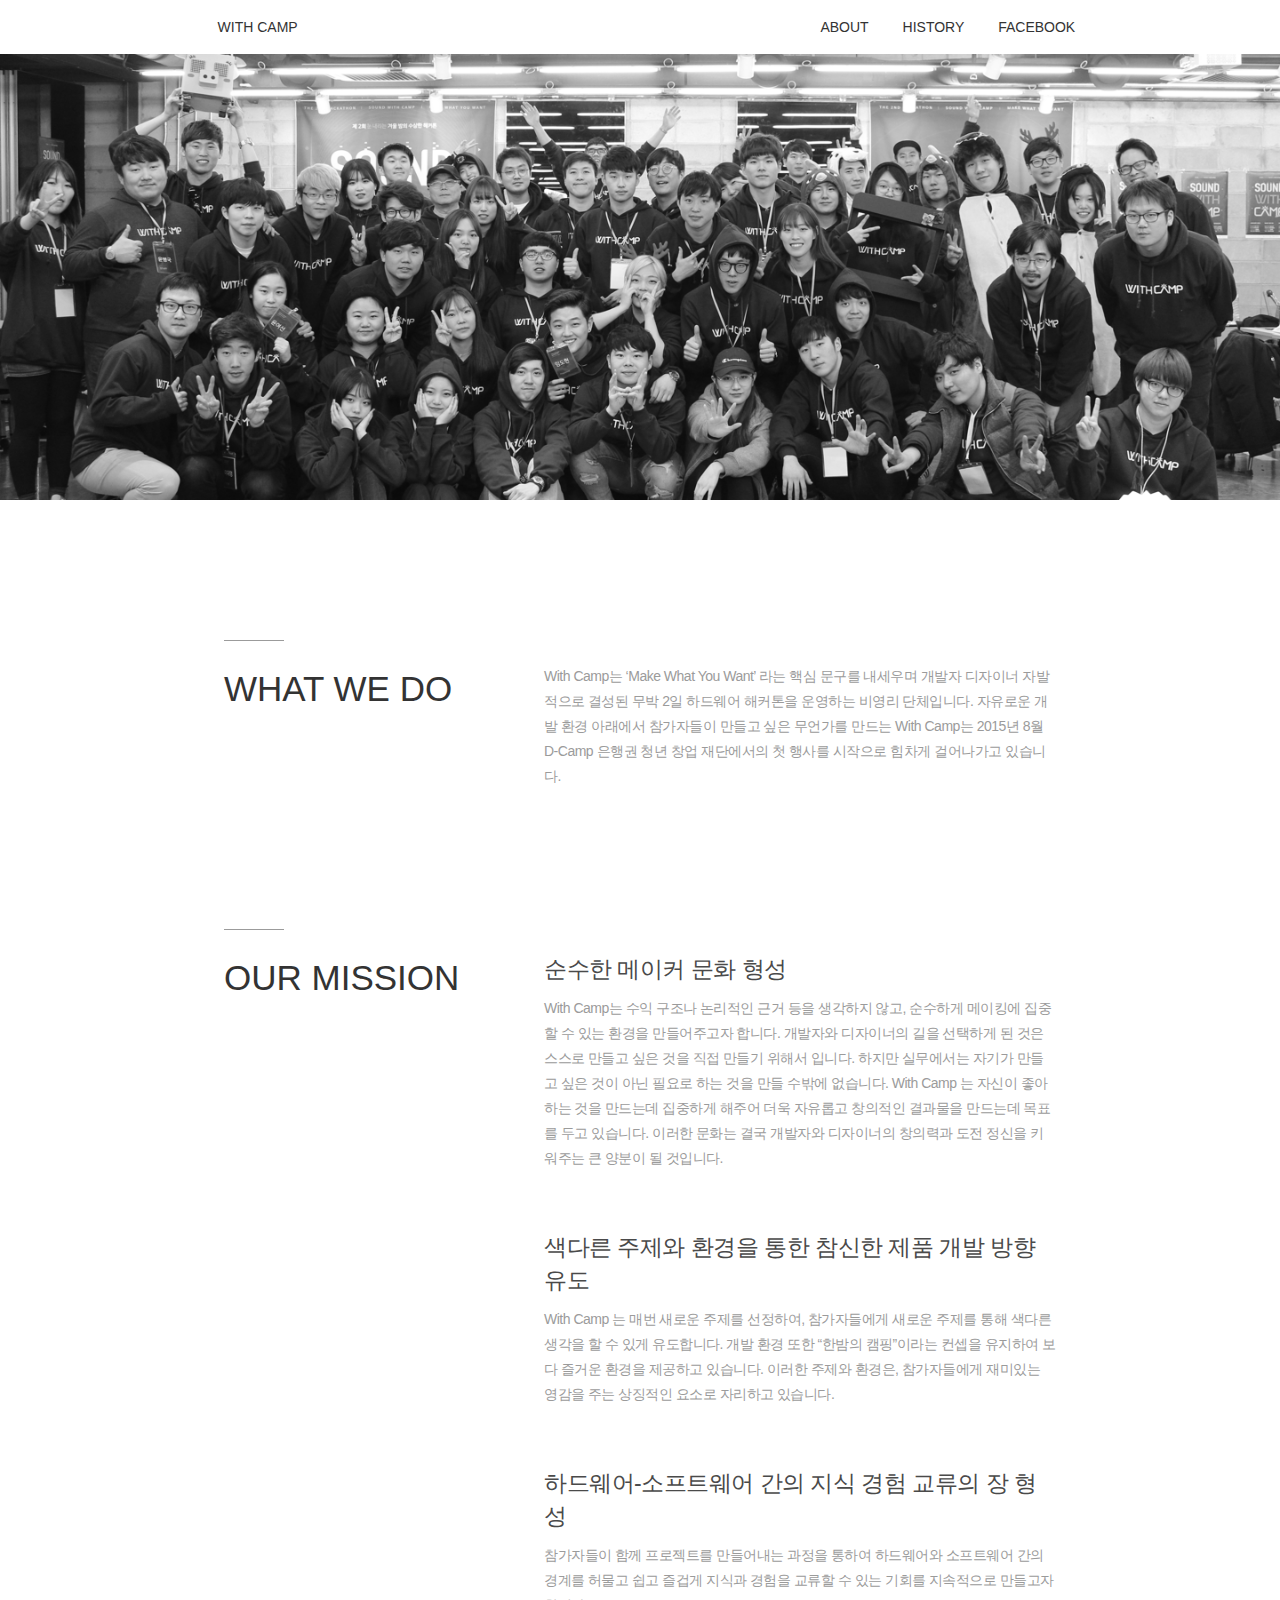
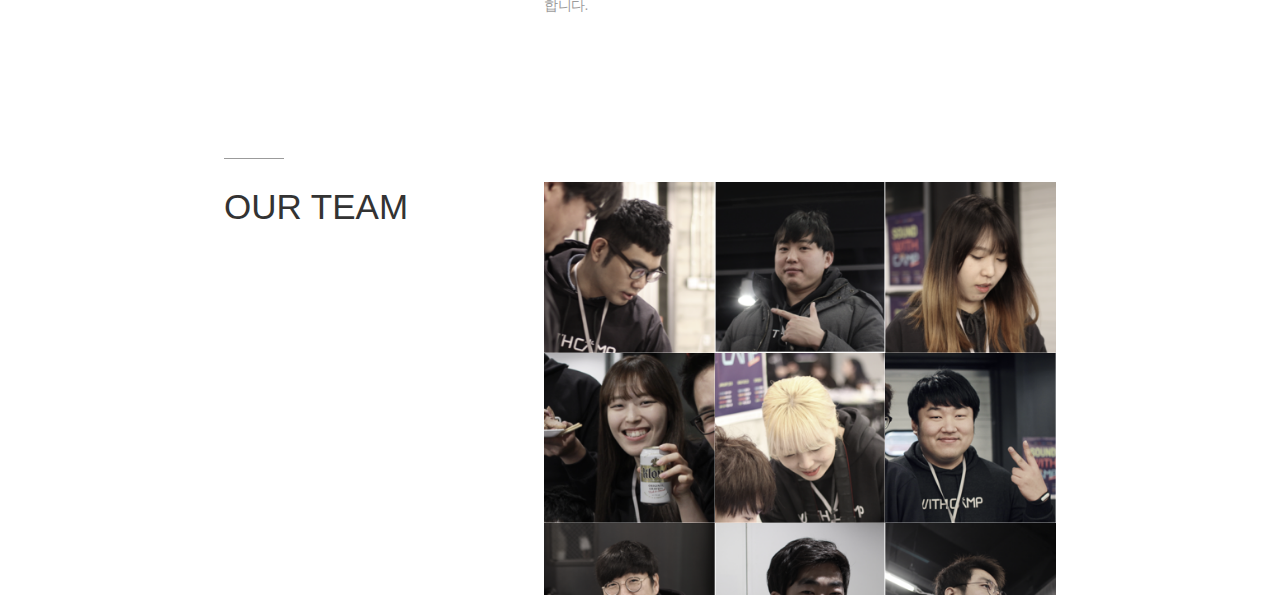
<file: index.html>
<html>
<head>
    <meta charset="utf-8">
    <meta http-equiv="X-UA-Compatible" content="IE=edge">
    <meta name="viewport" content="width=device-width, initial-scale=1">

    <link href="css/style.css" rel="stylesheet">
    <link href="css/bootstrap.min.css" rel="stylesheet">
    
    <meta name="author" content="With Camp" />
	<meta name="description" content="With Camp official page" />
	<meta name="keywords" content="hacakton,startup,programming,community" />

	<link rel="icon" href="./images/favicon.png" type="image/png"/>
	<link rel="shortcut icon" href="./images/favicon.png" type="image/png"/>
</head>
<body>
<header>
    <div id="WITH-CAMP"><span><a href="http://www.withcamp.kr">WITH CAMP</a></span></div>
    <ul class="pull-right">
        <li><span class="menu-item">ABOUT</span></li>
        <li><span class="menu-item">HISTORY</span></li>
        <li><span class="menu-item"><a href="https://www.facebook.com/withcampkr/">FACEBOOK</a></span></li>
    </ul>
</header>
<div id="cover-picture">
    <img data-img="images/img-about"/>
</div>
<div class="context">
    <div class="context-line"></div>
    <div class="context-title">WHAT WE DO</div>
    <div class="context-content">
            <span class="content">
                With Camp는 ‘Make What You Want’ 라는 핵심 문구를 내세우며 개발자 디자이너 자발적으로 결성된 무박 2일 하드웨어 해커톤을 운영하는 비영리 단체입니다. 자유로운 개발 환경 아래에서 참가자들이 만들고 싶은 무언가를 만드는 With Camp는 2015년 8월 D-Camp 은행권 청년 창업 재단에서의 첫 행사를 시작으로 힘차게 걸어나가고 있습니다.
            </span>
    </div>
</div>
<div class="context">
    <div class="context-line"></div>
    <div class="context-title">OUR MISSION</div>
    <div class="context-content">
        <span class="content-subject">순수한 메이커 문화 형성</span>
            <span class="content">
                With Camp는 수익 구조나 논리적인 근거 등을 생각하지 않고, 순수하게 메이킹에 집중할 수 있는 환경을 만들어주고자 합니다. 개발자와 디자이너의 길을 선택하게 된 것은 스스로 만들고 싶은 것을 직접 만들기 위해서 입니다. 하지만 실무에서는 자기가 만들고 싶은 것이 아닌 필요로 하는 것을 만들 수밖에 없습니다. With Camp 는 자신이 좋아하는 것을 만드는데 집중하게 해주어 더욱 자유롭고 창의적인 결과물을 만드는데 목표를 두고 있습니다. 이러한 문화는 결국 개발자와 디자이너의 창의력과 도전 정신을 키워주는 큰 양분이 될 것입니다.
            </span>
        <br/><br/><br/><br/>
            <span class="content-subject">색다른 주제와 환경을 통한 참신한 제품 개발 방향 유도
            </span>
            <span class="content">
                With Camp 는 매번 새로운 주제를 선정하여, 참가자들에게 새로운 주제를 통해 색다른 생각을 할 수 있게 유도합니다.  개발 환경 또한 “한밤의 캠핑”이라는 컨셉을 유지하여  보다 즐거운 환경을 제공하고 있습니다. 이러한 주제와 환경은, 참가자들에게 재미있는 영감을 주는 상징적인 요소로 자리하고 있습니다.
            </span>
        <br/><br/><br/><br/>
        <span class="content-subject">하드웨어-소프트웨어 간의 지식 경험 교류의 장 형성</span>
            <span class="content">
                참가자들이 함께 프로젝트를 만들어내는 과정을 통하여 하드웨어와 소프트웨어 간의 경계를 허물고 쉽고 즐겁게 지식과 경험을 교류할 수 있는 기회를 지속적으로 만들고자 합니다.
            </span>
    </div>
</div>
<div class="context">
    <div class="context-line"></div>
    <div class="context-title">OUR TEAM</div>
    <div class="context-content">
        <img data-img="images/img-jkh"/>
        <img data-img="images/img-ljh"/>
        <img data-img="images/img-kjh"/>
        <img data-img="images/img-kbr"/>
        <img data-img="images/img-khd"/>
        <img data-img="images/img-ybk"/>
        <img data-img="images/img-wch"/>
        <img data-img="images/img-ldm"/>
        <img data-img="images/img-kky"/>
    </div>
</div>
<div class="context">
    <div class="context-line"></div>
    <div class="context-title">CONTACT US</div>
    <div class="context-content">
            <span class="content-subject">contact@withcamp.kr
            </span>
            <span class="content">
                혹시 궁금한 것이 있으시거나 후원이 하고싶다면 언제든지 연락주세요. 언제나 반가운 마음으로 기다리고 있습니다.
            </span>
        <br/><br/><br/><br/>
    </div>
</div>

<!-- jQuery (necessary for Bootstrap's JavaScript plugins) -->
<script src="https://ajax.googleapis.com/ajax/libs/jquery/1.11.3/jquery.min.js"></script>
<!-- Include all compiled plugins (below), or include individual files as needed -->
<script src="js/bootstrap.min.js"></script>
<script src="js/script.js"></script>
</body>
</html>
</file>
<file: css/style.css>
* { margin: 0; padding: 0 }
html { font-size: 14px }
header { line-height: 54px }
header ul { margin-right: 16% }
ul { list-style: none }
li { display: inline-block }
li .menu-item { margin-left: 30px }
#WITH-CAMP { margin-left: 17%; display: inline-block }
#cover-picture { width: 100% }
#cover-picture img { position: absolute; width: inherit }
.context { width: 65%; margin: 140px auto 30px; display: table }
.context div { display: inline-block }
.context .context-line { width: 60px; margin-right: calc(100% - 60px); margin-bottom: 23px; border-top: 1px solid #9b9b9b }
.context .context-title { width: 320px; font-size: 250%; vertical-align: top }
.context .context-content { width: calc(100% - 320px); letter-spacing: -0.5px; font-weight: normal }
.context .context-content .content { color: #9b9b9b; line-height: 1.79 }
.context .context-content .content-subject { font-size: 23px; display: block; color: #4a4a4a; margin-bottom: 10px }
.context .context-content img { width: calc(100% / 3); float: left }
a:link, a:visited, a:hover, a:active {
    color: inherit;
}
</file>
